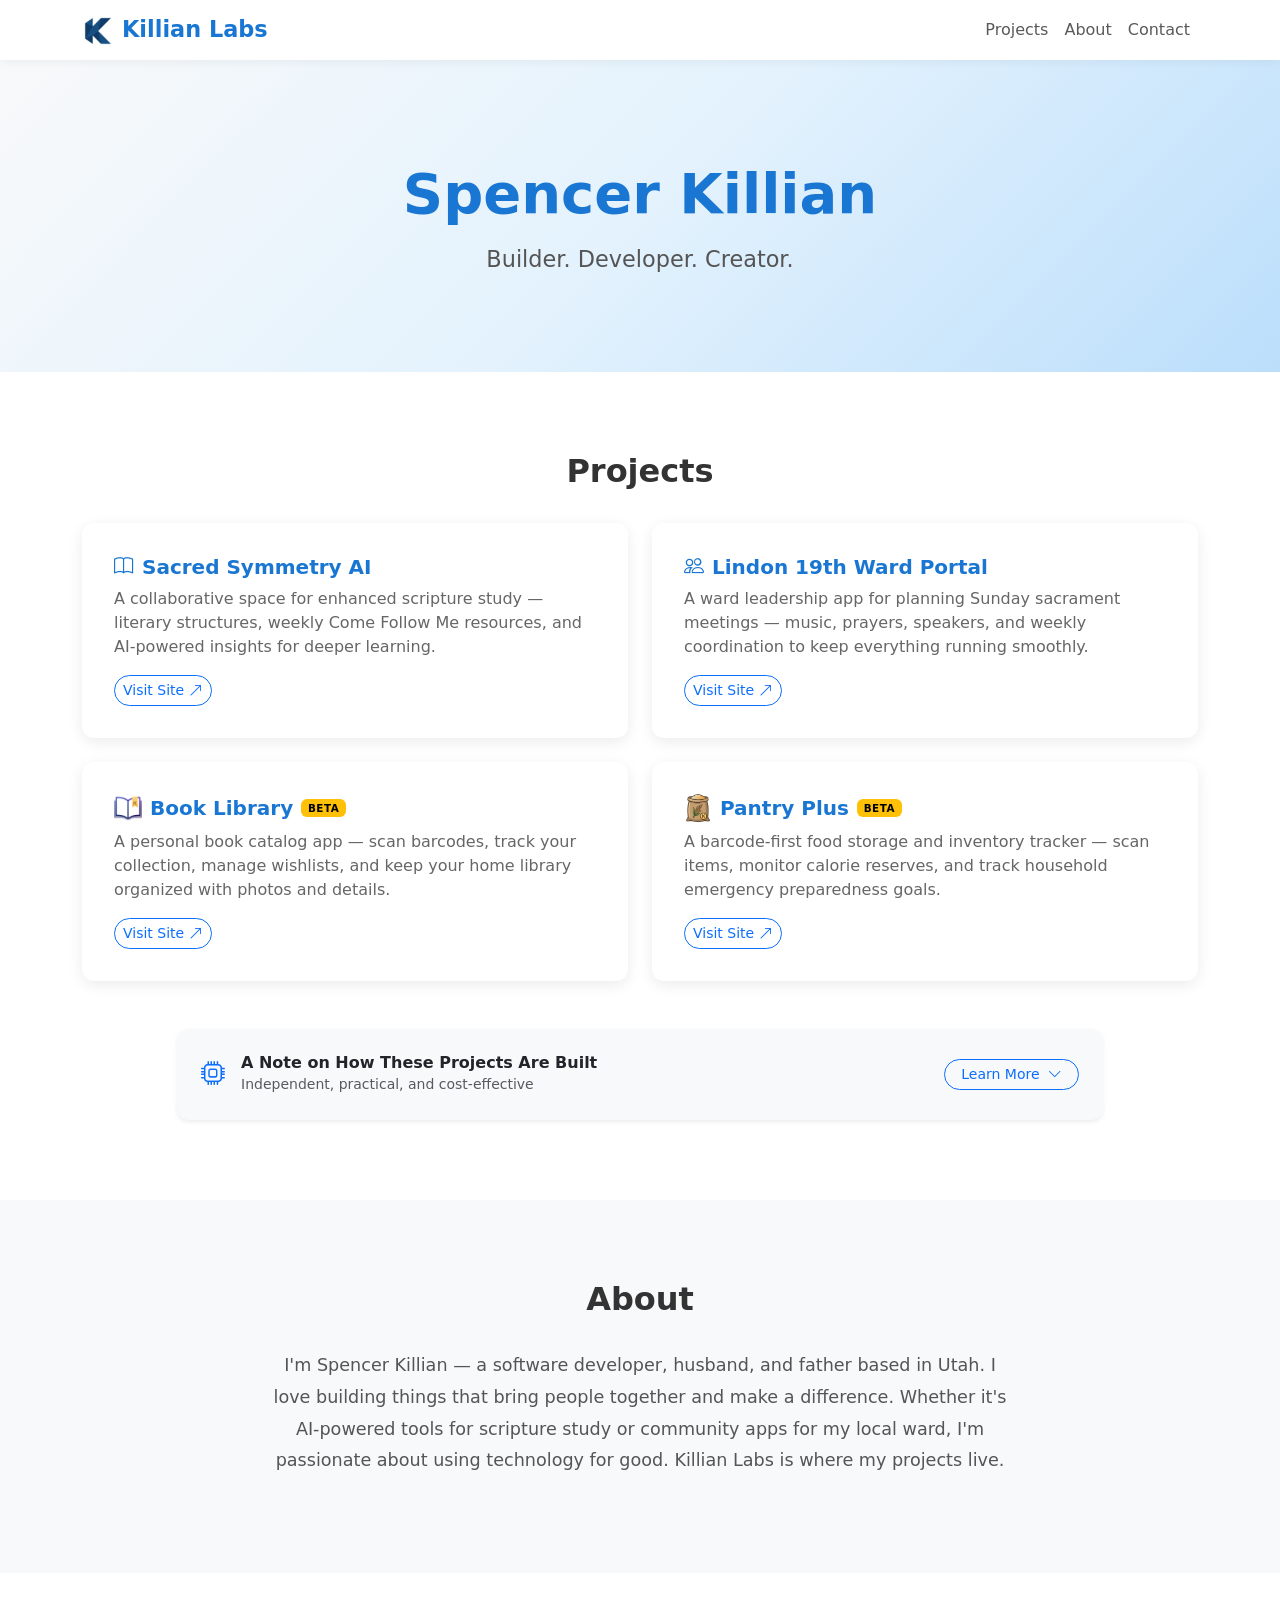
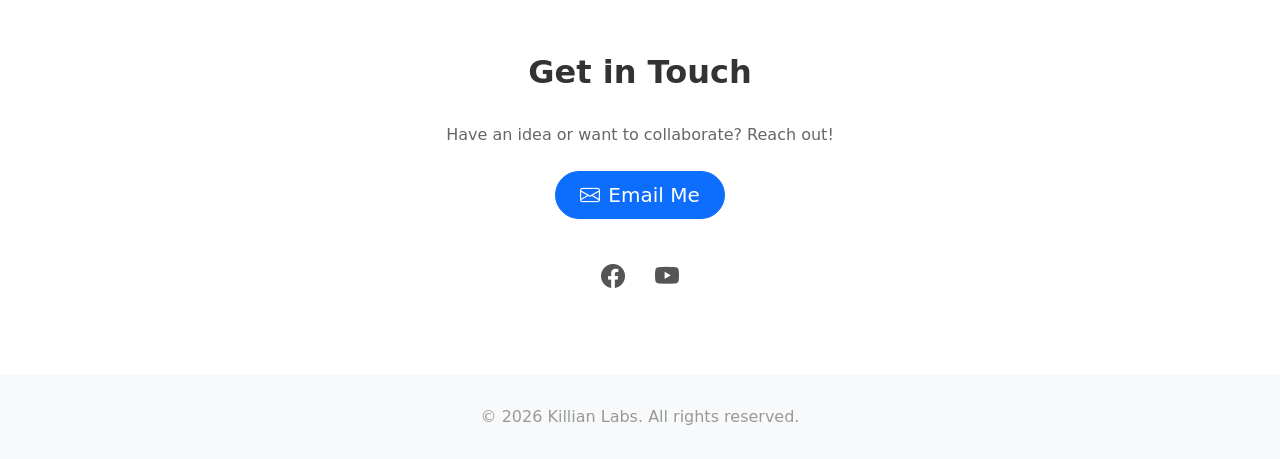
<file: index.html>
<!DOCTYPE html>
<html lang="en">
<head>
    <meta charset="UTF-8">
    <meta name="viewport" content="width=device-width, initial-scale=1.0">
    <title>Killian Labs</title>
    <link rel="icon" type="image/x-icon" href="favicon.ico">
    <link rel="icon" type="image/png" sizes="32x32" href="favicon-32.png">
    <link href="https://cdn.jsdelivr.net/npm/bootstrap@5.3.3/dist/css/bootstrap.min.css" rel="stylesheet">
    <link href="https://cdn.jsdelivr.net/npm/bootstrap-icons@1.11.3/font/bootstrap-icons.min.css" rel="stylesheet">
    <!-- Google tag (gtag.js) -->
    <script async src="https://www.googletagmanager.com/gtag/js?id=G-C01RZS41RL"></script>
    <script>
      window.dataLayer = window.dataLayer || [];
      function gtag(){dataLayer.push(arguments);}
      gtag('js', new Date());

      gtag('config', 'G-C01RZS41RL');
    </script>
    <style>
        body {
            font-family: 'Segoe UI', system-ui, -apple-system, sans-serif;
            color: #333;
        }
        .navbar {
            background: #fff;
            box-shadow: 0 2px 10px rgba(0,0,0,0.05);
        }
        .navbar-brand {
            font-weight: 700;
            font-size: 1.4rem;
            color: #1976d2;
        }
        .hero {
            padding: 100px 0 80px;
            background: linear-gradient(135deg, #f8f9fa 0%, #e3f2fd 50%, #bbdefb 100%);
            text-align: center;
        }
        .hero h1 {
            font-size: 3.5rem;
            font-weight: 700;
            color: #1976d2;
        }
        .hero p.lead {
            font-size: 1.4rem;
            color: #555;
            margin-top: 1rem;
        }
        .section {
            padding: 80px 0;
        }
        .section-title {
            font-size: 2rem;
            font-weight: 700;
            margin-bottom: 2rem;
            color: #333;
        }
        .project-card {
            border: none;
            border-radius: 12px;
            box-shadow: 0 4px 15px rgba(0,0,0,0.08);
            transition: transform 0.2s, box-shadow 0.2s;
            height: 100%;
        }
        .project-card:hover {
            transform: translateY(-4px);
            box-shadow: 0 8px 25px rgba(0,0,0,0.12);
        }
        .project-card .card-body {
            padding: 2rem;
        }
        .project-card .card-title {
            font-weight: 600;
            color: #1976d2;
        }
        .project-card .card-text {
            color: #666;
        }
        .project-card .btn {
            border-radius: 20px;
        }
        .about-section {
            background: #f8f9fa;
        }
        .contact-section {
            text-align: center;
        }
        .social-links a {
            font-size: 1.5rem;
            margin: 0 12px;
            color: #555;
            transition: color 0.2s;
        }
        .social-links a:hover {
            color: #1976d2;
        }
        [data-bs-toggle="collapse"] .bi-chevron-down {
            transition: transform 0.2s ease;
        }
        [data-bs-toggle="collapse"][aria-expanded="true"] .bi-chevron-down {
            transform: rotate(180deg);
        }
        footer {
            background: #f8f9fa;
            padding: 30px 0;
            text-align: center;
            color: #999;
        }
    </style>
</head>
<body>
    <!-- Navbar -->
    <nav class="navbar navbar-expand-lg sticky-top">
        <div class="container">
            <a class="navbar-brand" href="#"><img src="logo-48.png" alt="Killian Labs" height="32" class="me-2">Killian Labs</a>
            <button class="navbar-toggler" type="button" data-bs-toggle="collapse" data-bs-target="#navContent" aria-controls="navContent" aria-expanded="false" aria-label="Toggle navigation">
                <span class="navbar-toggler-icon"></span>
            </button>
            <div class="collapse navbar-collapse" id="navContent">
                <ul class="navbar-nav ms-auto">
                    <li class="nav-item"><a class="nav-link" href="#projects">Projects</a></li>
                    <li class="nav-item"><a class="nav-link" href="#about">About</a></li>
                    <li class="nav-item"><a class="nav-link" href="#contact">Contact</a></li>
                </ul>
            </div>
        </div>
    </nav>

    <!-- Hero -->
    <section class="hero">
        <div class="container">
            <h1>Spencer Killian</h1>
            <p class="lead">Builder. Developer. Creator.</p>
        </div>
    </section>

    <!-- Projects -->
    <section class="section" id="projects">
        <div class="container">
            <h2 class="section-title text-center">Projects</h2>
            <div class="row g-4">
                <div class="col-md-6">
                    <div class="card project-card">
                        <div class="card-body">
                            <h5 class="card-title"><i class="bi bi-book me-2"></i>Sacred Symmetry AI</h5>
                            <p class="card-text">A collaborative space for enhanced scripture study — literary structures, weekly Come Follow Me resources, and AI-powered insights for deeper learning.</p>
                            <a href="https://sacred-symmetry-ai.com" class="btn btn-outline-primary btn-sm" target="_blank">Visit Site <i class="bi bi-arrow-up-right"></i></a>
                        </div>
                    </div>
                </div>
                <div class="col-md-6">
                    <div class="card project-card">
                        <div class="card-body">
                            <h5 class="card-title"><i class="bi bi-people me-2"></i>Lindon 19th Ward Portal</h5>
                            <p class="card-text">A ward leadership app for planning Sunday sacrament meetings — music, prayers, speakers, and weekly coordination to keep everything running smoothly.</p>
                            <a href="https://lindon19.killianlabs.com" class="btn btn-outline-primary btn-sm" target="_blank">Visit Site <i class="bi bi-arrow-up-right"></i></a>
                        </div>
                    </div>
                </div>
                <div class="col-md-6">
                    <div class="card project-card">
                        <div class="card-body">
                            <h5 class="card-title d-flex align-items-center">
                                <img src="books-icon.png" alt="Book Library" width="28" height="28" class="me-2">
                                Book Library
                                <span class="badge text-bg-warning ms-2" style="font-size: 0.65rem; font-weight: 600; text-transform: uppercase; letter-spacing: 0.5px;">Beta</span>
                            </h5>
                            <p class="card-text">A personal book catalog app — scan barcodes, track your collection, manage wishlists, and keep your home library organized with photos and details.</p>
                            <a href="https://books.killianlabs.com" class="btn btn-outline-primary btn-sm" target="_blank">Visit Site <i class="bi bi-arrow-up-right"></i></a>
                        </div>
                    </div>
                </div>
                <div class="col-md-6">
                    <div class="card project-card">
                        <div class="card-body">
                            <h5 class="card-title d-flex align-items-center">
                                <img src="pantry-icon.png" alt="Pantry Plus" width="28" height="28" class="me-2">
                                Pantry Plus
                                <span class="badge text-bg-warning ms-2" style="font-size: 0.65rem; font-weight: 600; text-transform: uppercase; letter-spacing: 0.5px;">Beta</span>
                            </h5>
                            <p class="card-text">A barcode-first food storage and inventory tracker — scan items, monitor calorie reserves, and track household emergency preparedness goals.</p>
                            <a href="https://pantry.killianlabs.com" class="btn btn-outline-primary btn-sm" target="_blank">Visit Site <i class="bi bi-arrow-up-right"></i></a>
                        </div>
                    </div>
                </div>
            </div>

            <!-- How It Was Built / Architecture Note -->
            <div class="row justify-content-center mt-5">
                <div class="col-lg-10">
                    <div class="card border-0 shadow-sm" style="border-radius: 12px; background: #f8f9fa;">
                        <div class="card-body p-4">
                            <div class="d-flex justify-content-between align-items-center flex-wrap gap-2">
                                <div class="d-flex align-items-center">
                                    <i class="bi bi-cpu fs-4 text-primary me-3"></i>
                                    <div>
                                        <h6 class="fw-bold mb-0">A Note on How These Projects Are Built</h6>
                                        <small class="text-muted">Independent, practical, and cost-effective</small>
                                    </div>
                                </div>
                                <button class="btn btn-outline-primary btn-sm rounded-pill px-3" type="button" data-bs-toggle="collapse" data-bs-target="#architectureCollapse" aria-expanded="false" aria-controls="architectureCollapse">
                                    Learn More <i class="bi bi-chevron-down ms-1"></i>
                                </button>
                            </div>
                            <div class="collapse mt-3" id="architectureCollapse">
                                <hr class="my-3">
                                <p class="mb-0" style="font-size: 0.95rem; line-height: 1.6; color: #555;">
                                    These applications are personal projects built to be as practical and cost-effective as possible. Because they aren't backed by large-scale enterprise infrastructure, you may occasionally notice a brief delay in response times, but each is designed to be lightweight, reliable, and purpose-built.
                                </p>
                            </div>
                        </div>
                    </div>
                </div>
            </div>
        </div>
    </section>

    <!-- About -->
    <section class="section about-section" id="about">
        <div class="container">
            <h2 class="section-title text-center">About</h2>
            <div class="row justify-content-center">
                <div class="col-lg-8">
                    <p class="text-center" style="font-size: 1.1rem; line-height: 1.8; color: #555;">
                        I'm Spencer Killian — a software developer, husband, and father based in Utah. 
                        I love building things that bring people together and make a difference. 
                        Whether it's AI-powered tools for scripture study or community apps for my local ward, 
                        I'm passionate about using technology for good. Killian Labs is where my projects live.
                    </p>
                </div>
            </div>
        </div>
    </section>

    <!-- Contact -->
    <section class="section contact-section" id="contact">
        <div class="container">
            <h2 class="section-title">Get in Touch</h2>
            <p class="mb-4" style="color: #666;">Have an idea or want to collaborate? Reach out!</p>
            <a href="mailto:spencerok@gmail.com" class="btn btn-primary btn-lg rounded-pill px-4 mb-4">
                <i class="bi bi-envelope me-2"></i>Email Me
            </a>
            <div class="social-links mt-3">
                <a href="https://www.facebook.com/SacredSymmetryAI/" target="_blank" aria-label="Facebook"><i class="bi bi-facebook"></i></a>
                <a href="https://www.youtube.com/@sacred_symmetry" target="_blank" aria-label="YouTube"><i class="bi bi-youtube"></i></a>
            </div>
        </div>
    </section>

    <!-- Footer -->
    <footer>
        <div class="container">
            <p class="mb-0">&copy; 2026 Killian Labs. All rights reserved.</p>
        </div>
    </footer>

    <script src="https://cdn.jsdelivr.net/npm/bootstrap@5.3.3/dist/js/bootstrap.bundle.min.js"></script>
</body>
</html>
</file>
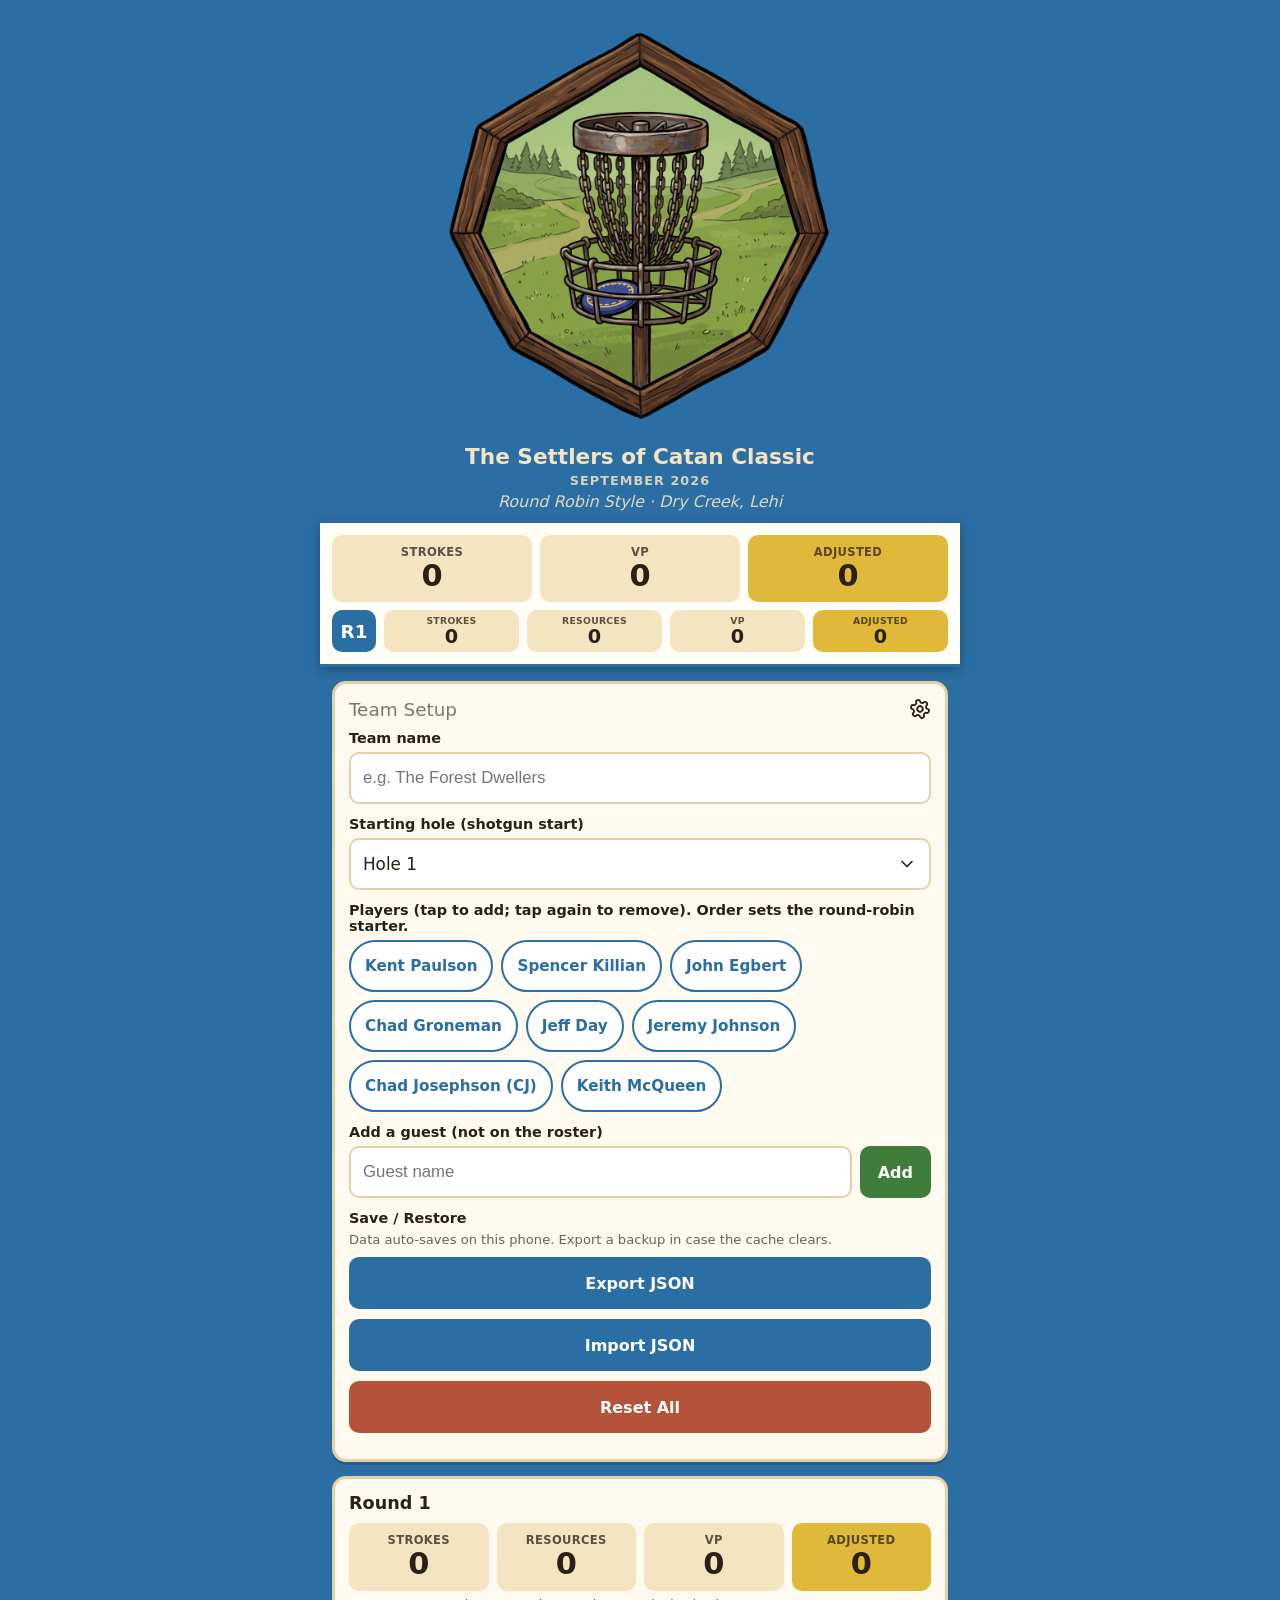
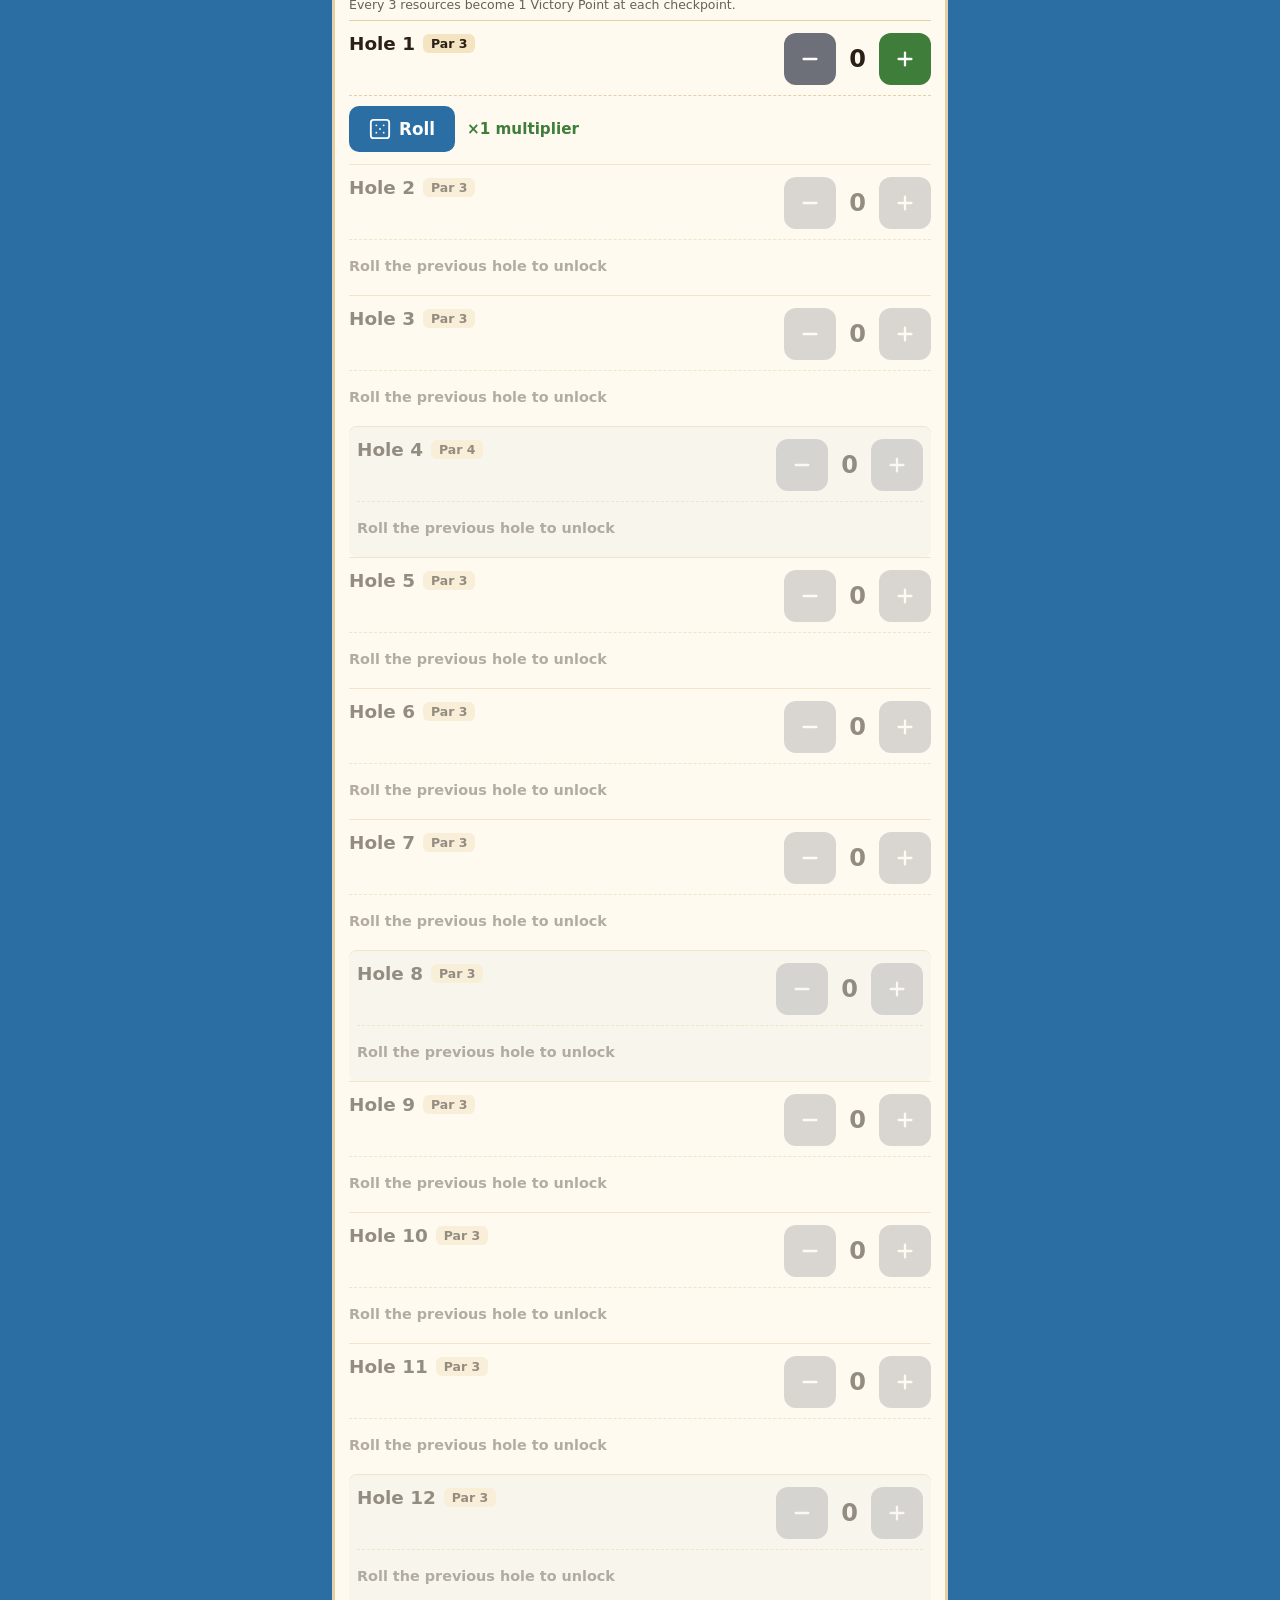
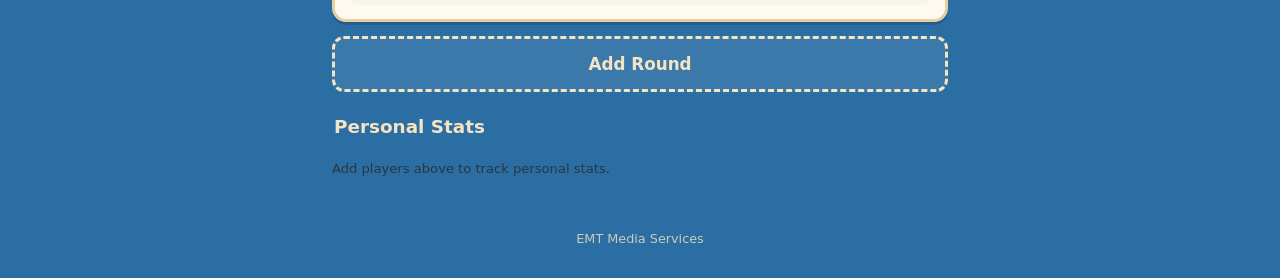
<file: catan-classic/index.html>
<!DOCTYPE html>
<html lang="en">
<head>
  <meta charset="UTF-8" />
  <meta name="viewport" content="width=device-width, initial-scale=1, viewport-fit=cover" />
  <meta name="theme-color" content="#c8862b" />
  <meta name="apple-mobile-web-app-capable" content="yes" />
  <meta name="mobile-web-app-capable" content="yes" />
  <title>The Settlers of Catan Classic — Scorecard</title>
  <link rel="icon" href="favicon.ico" sizes="any" />
  <link rel="icon" type="image/png" href="favicon-32.png" sizes="32x32" />
  <link rel="apple-touch-icon" href="apple-touch-icon.png" />
  <link rel="stylesheet" href="styles.css" />
  <!-- Google tag (gtag.js) -->
  <script async src="https://www.googletagmanager.com/gtag/js?id=G-C01RZS41RL"></script>
  <script>
    window.dataLayer = window.dataLayer || [];
    function gtag(){dataLayer.push(arguments);}
    gtag('js', new Date());

    gtag('config', 'G-C01RZS41RL');
  </script>
</head>
<body>
  <!-- Inline SVG icon sprite (Lucide, MIT license) -->
  <svg width="0" height="0" style="position:absolute" aria-hidden="true" focusable="false">
    <defs>
      <symbol id="i-settings" viewBox="0 0 24 24" fill="none" stroke="currentColor" stroke-width="2" stroke-linecap="round" stroke-linejoin="round">
        <path d="M12.22 2h-.44a2 2 0 0 0-2 2v.18a2 2 0 0 1-1 1.73l-.43.25a2 2 0 0 1-2 0l-.15-.08a2 2 0 0 0-2.73.73l-.22.38a2 2 0 0 0 .73 2.73l.15.1a2 2 0 0 1 1 1.72v.51a2 2 0 0 1-1 1.74l-.15.09a2 2 0 0 0-.73 2.73l.22.38a2 2 0 0 0 2.73.73l.15-.08a2 2 0 0 1 2 0l.43.25a2 2 0 0 1 1 1.73V20a2 2 0 0 0 2 2h.44a2 2 0 0 0 2-2v-.18a2 2 0 0 1 1-1.73l.43-.25a2 2 0 0 1 2 0l.15.08a2 2 0 0 0 2.73-.73l.22-.39a2 2 0 0 0-.73-2.73l-.15-.08a2 2 0 0 1-1-1.74v-.5a2 2 0 0 1 1-1.74l.15-.09a2 2 0 0 0 .73-2.73l-.22-.38a2 2 0 0 0-2.73-.73l-.15.08a2 2 0 0 1-2 0l-.43-.25a2 2 0 0 1-1-1.73V4a2 2 0 0 0-2-2z"/>
        <circle cx="12" cy="12" r="3"/>
      </symbol>
      <symbol id="i-dice" viewBox="0 0 24 24" fill="none" stroke="currentColor" stroke-width="2" stroke-linecap="round" stroke-linejoin="round">
        <rect x="2" y="2" width="20" height="20" rx="3"/>
        <path d="M16 8h.01M8 8h.01M8 16h.01M16 16h.01M12 12h.01"/>
      </symbol>
      <symbol id="i-flag" viewBox="0 0 24 24" fill="none" stroke="currentColor" stroke-width="2" stroke-linecap="round" stroke-linejoin="round">
        <path d="M4 15s1-1 4-1 5 2 8 2 4-1 4-1V3s-1 1-4 1-5-2-8-2-4 1-4 1z"/>
        <line x1="4" y1="22" x2="4" y2="15"/>
      </symbol>
      <symbol id="i-plus" viewBox="0 0 24 24" fill="none" stroke="currentColor" stroke-width="2.5" stroke-linecap="round" stroke-linejoin="round">
        <path d="M5 12h14M12 5v14"/>
      </symbol>
      <symbol id="i-minus" viewBox="0 0 24 24" fill="none" stroke="currentColor" stroke-width="2.5" stroke-linecap="round" stroke-linejoin="round">
        <path d="M5 12h14"/>
      </symbol>
      <symbol id="i-wood" viewBox="0 0 24 24" fill="none" stroke="currentColor" stroke-width="2" stroke-linecap="round" stroke-linejoin="round">
        <path d="M12 2 6 9h3l-4 6h4l-3 5h12l-3-5h4l-4-6h3z"/>
        <path d="M12 20v2"/>
      </symbol>
      <symbol id="i-brick" viewBox="0 0 24 24" fill="none" stroke="currentColor" stroke-width="2" stroke-linecap="round" stroke-linejoin="round">
        <rect x="3" y="4" width="18" height="16" rx="1"/>
        <path d="M3 9h18M3 15h18M9 4v5M15 9v6M9 15v5"/>
      </symbol>
      <symbol id="i-ore" viewBox="0 0 24 24" fill="none" stroke="currentColor" stroke-width="2" stroke-linecap="round" stroke-linejoin="round">
        <path d="m8 3 4 8 5-5 5 15H2z"/>
      </symbol>
      <symbol id="i-wheat" viewBox="0 0 24 24" fill="none" stroke="currentColor" stroke-width="2" stroke-linecap="round" stroke-linejoin="round">
        <path d="M12 22V8"/>
        <path d="M12 8c0-2 1.5-3.5 3.5-3.5C15.5 6.5 14 8 12 8Z"/>
        <path d="M12 8c0-2-1.5-3.5-3.5-3.5C8.5 6.5 10 8 12 8Z"/>
        <path d="M12 13c0-2 1.5-3.5 3.5-3.5C15.5 11.5 14 13 12 13Z"/>
        <path d="M12 13c0-2-1.5-3.5-3.5-3.5C8.5 11.5 10 13 12 13Z"/>
      </symbol>
      <symbol id="i-sheep" viewBox="0 0 24 24" fill="none" stroke="currentColor" stroke-width="1.8" stroke-linecap="round" stroke-linejoin="round">
        <!-- woolly body -->
        <path d="M8 9a3 3 0 0 0-1 5.8A3 3 0 0 0 9 17h6a3 3 0 0 0 2-2.2A3 3 0 0 0 16 9a3 3 0 0 0-5-2 3 3 0 0 0-3 2Z"/>
        <!-- head -->
        <path d="M17 10.5c1.2 0 2-.9 2-2s-.9-2-2-2c-.3 0-.6.1-.9.2"/>
        <!-- ears -->
        <path d="M19 7.2c.6-.4 1.3-.3 1.7.2M17.2 6.6c-.2-.6.1-1.3.7-1.6"/>
        <!-- legs -->
        <path d="M10 17v3M14 17v3"/>
      </symbol>
      <symbol id="i-basket" viewBox="0 0 24 24" fill="none" stroke="currentColor" stroke-width="1.8" stroke-linecap="round" stroke-linejoin="round">
        <!-- top rim -->
        <ellipse cx="12" cy="5" rx="7" ry="2"/>
        <!-- center pole -->
        <path d="M12 5v14"/>
        <!-- chains -->
        <path d="M7 5.5c1 2 1.5 4 5 5 3.5-1 4-3 5-5"/>
        <path d="M9.5 6c.5 1.5 1 3 2.5 3.5 1.5-.5 2-2 2.5-3.5"/>
        <!-- basket rim (top of catch) -->
        <ellipse cx="12" cy="13" rx="6" ry="1.8"/>
        <!-- basket body -->
        <path d="M6 13v3c0 1.1 2.7 2 6 2s6-.9 6-2v-3"/>
        <!-- base -->
        <path d="M9 20h6"/>
      </symbol>
    </defs>
  </svg>

  <header class="app-header">
    <img class="header-logo" src="logo.png" alt="The Settlers of Catan Classic logo — a disc golf basket" />
    <div class="header-text">
      <h1>The Settlers of Catan Classic</h1>
      <p class="header-date">September 2026</p>
      <p class="subtitle">Round Robin Style · Dry Creek, Lehi</p>
    </div>
  </header>

  <main id="app">
    <!-- Merged sticky panel: title header + grand totals + per-round -->
    <div id="sticky-panel">
      <div id="title-bar">
        <img src="logo.png" alt="" class="title-bar-logo" />
        <span class="title-bar-name">The Settlers of Catan Classic</span>
      </div>
      <div id="grand-bar">
        <div class="grand-grid">
          <div><span class="grand-label">Strokes</span><strong id="grand-strokes">0</strong></div>
          <div><span class="grand-label">VP</span><strong id="grand-vp">0</strong></div>
          <div class="grand-adj"><span class="grand-label">Adjusted</span><strong id="grand-adjusted">0</strong></div>
        </div>
        <div class="grand-rounds" id="grand-rounds"><!-- per-round strips filled by JS --></div>
      </div>
    </div>

    <!-- Team setup (collapsible) -->
    <details class="card" id="team-setup" open>
      <summary><span class="summary-team" id="summary-team">Team Setup</span><svg class="summary-gear" aria-hidden="true"><use href="#i-settings"></use></svg></summary>
      <label class="field">
        <span>Team name</span>
        <input type="text" id="team-name" placeholder="e.g. The Forest Dwellers" autocomplete="off" />
      </label>
      <label class="field">
        <span>Starting hole (shotgun start)</span>
        <select id="start-hole"><!-- filled by JS --></select>
      </label>
      <div class="field">
        <span>Players (tap to add; tap again to remove). Order sets the round-robin starter.</span>
        <div id="roster-picker" class="roster-picker"><!-- filled by JS --></div>
      </div>
      <div class="field">
        <span>Add a guest (not on the roster)</span>
        <div class="guest-add">
          <input type="text" id="guest-name" placeholder="Guest name" autocomplete="off" />
          <button type="button" id="btn-add-guest" class="btn-add-guest">Add</button>
        </div>
      </div>
      <div class="field">
        <span>Save / Restore</span>
        <p class="hint">Data auto-saves on this phone. Export a backup in case the cache clears.</p>
        <div class="data-buttons">
          <button class="btn-secondary" id="btn-export">Export JSON</button>
          <button class="btn-secondary" id="btn-import">Import JSON</button>
          <button class="btn-danger" id="btn-reset">Reset All</button>
        </div>
        <input type="file" id="import-file" accept="application/json,.json" hidden />
      </div>
    </details>

    <!-- Team scoring: rounds rendered here -->
    <section id="rounds"><!-- filled by JS --></section>
    <button class="btn-add-round" id="btn-add-round">Add Round</button>

    <!-- Personal stats -->
    <section class="section-head"><h2>Personal Stats</h2></section>
    <section id="players"><!-- filled by JS --></section>
  </main>

  <footer class="app-footer">
    <p>EMT Media Services</p>
  </footer>

  <script src="app.js"></script>
</body>
</html>
</file>
<file: catan-classic/styles.css>
/* The Settlers of Catan Classic — mobile-first scorecard
   Designed for phone use on the course: single column, large tap targets. */

:root {
  --sand: #f4e4c1;
  --sand-dark: #e6d0a3;
  --ocean: #2b6ea3;
  --wood: #3f7d3a;
  --brick: #b5533a;
  --ore: #6d7078;
  --sheep: #8fce5a;
  --wheat: #e0b93b;
  --robber: #2a2a2a;
  --ink: #2a2015;
  --card-bg: #fffaf0;
  --danger: #b5533a;
  --tap: 52px; /* minimum tap target */
}

* { box-sizing: border-box; }

html, body {
  margin: 0;
  padding: 0;
  background: var(--ocean);
  color: var(--ink);
  font-family: system-ui, -apple-system, "Segoe UI", Roboto, sans-serif;
  -webkit-text-size-adjust: 100%;
}

body {
  max-width: 640px;
  margin: 0 auto;
  padding: env(safe-area-inset-top) env(safe-area-inset-right) env(safe-area-inset-bottom) env(safe-area-inset-left);
}

.app-header {
  display: flex;
  flex-direction: column;
  align-items: center;
  gap: 8px;
  padding: 16px 12px 12px;
  color: var(--sand);
}
.header-logo {
  width: 100%;
  max-width: 420px;
  height: auto;
  flex-shrink: 0;
  display: block;
  margin: 0 auto;
}
.header-text { text-align: center; }
.app-header h1 { font-size: 1.35rem; margin: 0; line-height: 1.2; }
.app-header .subtitle { margin: 4px 0 0; font-style: italic; opacity: 0.9; }
.app-header .header-date {
  margin: 3px 0 0;
  font-size: 0.8rem;
  font-weight: 700;
  letter-spacing: 0.08em;
  text-transform: uppercase;
  opacity: 0.85;
}

main {
  padding: 8px 12px 24px;
  display: flex;
  flex-direction: column;
  gap: 14px;
}

.card {
  background: var(--card-bg);
  border: 3px solid var(--sand-dark);
  border-radius: 14px;
  padding: 14px;
  box-shadow: 0 3px 0 rgba(0,0,0,0.15);
}
.card h2 { margin: 0 0 10px; font-size: 1.1rem; }

.hint { font-size: 0.82rem; opacity: 0.7; margin: 0 0 10px; }

/* Form fields */
.field { display: block; margin-bottom: 12px; }
.field > span { display: block; font-weight: 600; margin-bottom: 6px; font-size: 0.9rem; }
.field input[type="text"] {
  width: 100%;
  min-height: var(--tap);
  font-size: 1.05rem;
  padding: 8px 12px;
  border: 2px solid var(--sand-dark);
  border-radius: 10px;
}
.field input[type="text"]:focus {
  outline: none;
  border-color: var(--ocean);
}
.field select {
  width: 100%;
  min-height: var(--tap);
  font-size: 1.05rem;
  font-family: inherit;
  color: var(--ink);
  padding: 8px 40px 8px 12px;
  border: 2px solid var(--sand-dark);
  border-radius: 10px;
  background-color: #fff;
  background-image: url("data:image/svg+xml,%3Csvg xmlns='http://www.w3.org/2000/svg' width='24' height='24' viewBox='0 0 24 24' fill='none' stroke='%232a2015' stroke-width='2' stroke-linecap='round' stroke-linejoin='round'%3E%3Cpath d='m6 9 6 6 6-6'/%3E%3C/svg%3E");
  background-repeat: no-repeat;
  background-position: right 12px center;
  background-size: 20px 20px;
  -webkit-appearance: none;
  -moz-appearance: none;
  appearance: none;
  cursor: pointer;
}
.field select:focus {
  outline: none;
  border-color: var(--ocean);
}

/* Roster picker chips */
.roster-picker { display: flex; flex-wrap: wrap; gap: 8px; }
.roster-chip {
  min-height: var(--tap);
  padding: 8px 14px;
  border: 2px solid var(--ocean);
  background: #fff;
  color: var(--ocean);
  border-radius: 999px;
  font-size: 0.95rem;
  font-weight: 600;
  cursor: pointer;
}
.roster-chip.selected {
  background: var(--ocean);
  color: #fff;
}

/* Counters */
.counter-row {
  display: flex;
  align-items: center;
  justify-content: space-between;
  gap: 10px;
  padding: 8px 0;
  border-bottom: 1px solid var(--sand-dark);
}
.counter-row:last-child { border-bottom: none; }
.counter-label { font-weight: 600; font-size: 0.98rem; }
.counter-controls { display: flex; align-items: center; gap: 10px; }
.counter-value { min-width: 2.2ch; text-align: center; font-size: 1.4rem; font-weight: 700; font-variant-numeric: tabular-nums; }

button {
  font-family: inherit;
  touch-action: manipulation;
  -webkit-tap-highlight-color: transparent;
}

.btn-plus, .btn-minus {
  width: var(--tap);
  height: var(--tap);
  border-radius: 12px;
  border: none;
  display: inline-flex;
  align-items: center;
  justify-content: center;
  color: #fff;
  cursor: pointer;
  line-height: 1;
}
.btn-plus { background: var(--wood); }
.btn-minus { background: var(--ore); }
.btn-plus:active, .btn-minus:active { transform: scale(0.94); }
.btn-ico { width: 22px; height: 22px; display: block; }

.counter-row.big .counter-value { font-size: 1.7rem; }

/* Adjusted score */
.adjusted {
  margin-top: 12px;
  padding: 12px;
  background: var(--wheat);
  border-radius: 10px;
  text-align: center;
}
.adjusted span { display: block; font-weight: 600; font-size: 0.85rem; }
.adjusted strong { display: block; font-size: 2.4rem; line-height: 1.1; font-variant-numeric: tabular-nums; }
.adjusted small { opacity: 0.75; }

/* Dice */
.round-tabs { display: flex; gap: 8px; margin-bottom: 12px; }
.round-tab {
  flex: 1;
  min-height: var(--tap);
  border: 2px solid var(--ocean);
  background: #fff;
  color: var(--ocean);
  border-radius: 10px;
  font-size: 1rem;
  font-weight: 700;
  cursor: pointer;
}
.round-tab.active { background: var(--ocean); color: #fff; }

.dice-display {
  display: flex;
  align-items: center;
  justify-content: center;
  gap: 14px;
  margin: 8px 0;
}
.die { font-size: 3rem; line-height: 1; }
.die.rolling { animation: shake 0.12s linear infinite; }
@keyframes shake {
  0% { transform: translateY(0) rotate(0); }
  25% { transform: translateY(-4px) rotate(-8deg); }
  75% { transform: translateY(4px) rotate(8deg); }
  100% { transform: translateY(0) rotate(0); }
}
.dice-total { font-size: 2rem; font-weight: 800; min-width: 2ch; text-align: center; }
.dice-outcome { text-align: center; font-weight: 700; min-height: 1.4em; margin: 6px 0 12px; }
.dice-outcome.good { color: var(--wood); }
.dice-outcome.robber { color: var(--brick); }
.dice-outcome.nothing { color: var(--ore); }

.btn-roll {
  width: 100%;
  min-height: 60px;
  border: none;
  border-radius: 12px;
  background: var(--brick);
  color: #fff;
  font-size: 1.2rem;
  font-weight: 800;
  cursor: pointer;
}
.btn-roll:disabled { background: var(--ore); opacity: 0.6; cursor: not-allowed; }
.btn-roll:active:not(:disabled) { transform: scale(0.98); }

/* Player cards */
#players { display: flex; flex-direction: column; gap: 14px; }
.player-card { border-color: var(--sand-dark); }
.counter-label { display: inline-flex; align-items: center; gap: 10px; }
.stat-text { display: flex; flex-direction: column; line-height: 1.15; }
.stat-name { font-weight: 700; }
.stat-desc { font-size: 0.78rem; opacity: 0.7; }
.stat-ico { width: 22px; height: 22px; flex-shrink: 0; }
.stat-wood .stat-ico { color: var(--wood); }
.stat-brick .stat-ico { color: var(--brick); }
.stat-ore .stat-ico { color: var(--ore); }
.stat-sheep .stat-ico { color: #6b6b6b; }
.stat-made .stat-ico { color: var(--wheat); }
.stat-missed .stat-ico { color: var(--robber); }
.player-card h3 { margin: 0 0 8px; font-size: 1.05rem; }
.stat-wood .btn-plus { background: var(--wood); }
.stat-brick .btn-plus { background: var(--brick); }
.stat-ore .btn-plus { background: var(--ore); }
.stat-sheep .btn-plus { background: var(--sheep); color: var(--ink); }
.stat-made .btn-plus { background: var(--wheat); color: var(--ink); }
.stat-missed .btn-plus { background: var(--robber); }

/* Data buttons */
.data-buttons { display: flex; flex-direction: column; gap: 10px; }
.btn-secondary, .btn-danger {
  min-height: var(--tap);
  border-radius: 10px;
  border: none;
  font-size: 1rem;
  font-weight: 700;
  cursor: pointer;
  color: #fff;
}
.btn-secondary { background: var(--ocean); }
.btn-danger { background: var(--danger); }
.btn-secondary:active, .btn-danger:active { transform: scale(0.98); }

.app-footer {
  text-align: center;
  color: var(--sand);
  opacity: 0.8;
  font-size: 0.8rem;
  padding: 8px 12px 20px;
}

/* ---------- v2: per-hole / per-round team scoring ---------- */

/* Section heading (Personal Stats) */
.section-head { padding: 4px 2px; }
.section-head h2 { color: var(--sand); margin: 6px 0; font-size: 1.15rem; }
.section-head small { font-weight: 400; opacity: 0.85; }

/* Collapsible Team Setup */
details#team-setup > summary {
  list-style: none;
  cursor: pointer;
  display: flex;
  align-items: center;
  gap: 8px;
  font-size: 1.15rem;
  font-weight: 700;
}
details#team-setup > summary::-webkit-details-marker { display: none; }
.summary-team {
  overflow: hidden;
  text-overflow: ellipsis;
  white-space: nowrap;
  min-width: 0;
}
.summary-team.placeholder { font-weight: 500; opacity: 0.6; }
.summary-gear {
  margin-left: auto;
  flex-shrink: 0;
  width: 22px;
  height: 22px;
  opacity: 0.7;
  transition: transform 0.15s ease, opacity 0.15s ease;
}
details#team-setup[open] > summary .summary-gear { transform: rotate(45deg); opacity: 1; }
details#team-setup[open] > summary { margin-bottom: 10px; }

/* Add guest */
.guest-add { display: flex; gap: 8px; }
.guest-add input {
  flex: 1;
  min-width: 0;
  min-height: var(--tap);
  font-size: 1.05rem;
  padding: 8px 12px;
  border: 2px solid var(--sand-dark);
  border-radius: 10px;
}
.btn-add-guest {
  flex-shrink: 0;
  min-height: var(--tap);
  padding: 0 18px;
  border: none;
  border-radius: 10px;
  background: var(--wood);
  color: #fff;
  font-size: 1rem;
  font-weight: 700;
  cursor: pointer;
}
.btn-add-guest:active { transform: scale(0.97); }
.roster-chip.guest-chip { border-style: dashed; }

/* Merged sticky panel: title header + grand totals */
#sticky-panel {
  position: sticky;
  top: 0;
  z-index: 30;
  margin: -8px -12px 0;
  border-radius: 0;
  overflow: hidden;
  box-shadow: 0 3px 10px rgba(0,0,0,0.28);
  border-bottom: 3px solid var(--ocean);
  background: var(--ocean);
}
#title-bar {
  display: flex;
  align-items: center;
  justify-content: center;
  gap: 8px;
  height: 0;
  overflow: hidden;
  padding: 0 12px;
  background: var(--ocean);
  color: var(--sand);
  opacity: 0;
  transition: height 0.18s ease, opacity 0.18s ease;
}
#sticky-panel.show-title #title-bar {
  height: 46px;
  opacity: 1;
}
.title-bar-logo { height: 32px; width: auto; flex-shrink: 0; }
.title-bar-name {
  font-weight: 800;
  font-size: 1rem;
  white-space: nowrap;
  overflow: hidden;
  text-overflow: ellipsis;
}

#grand-bar {
  background: #fffdf6;
  padding: 12px;
  transition: padding 0.15s ease;
}
.grand-grid {
  display: flex;
  gap: 8px;
  text-align: center;
}
.grand-grid > div {
  flex: 1;
  background: var(--sand);
  border-radius: 10px;
  padding: 10px 6px;
  transition: padding 0.15s ease;
}
.grand-grid .grand-adj { background: var(--wheat); }
.grand-label { display: block; font-size: 0.72rem; font-weight: 700; text-transform: uppercase; letter-spacing: 0.03em; opacity: 0.75; white-space: nowrap; }
.grand-grid strong { display: block; font-size: 1.9rem; line-height: 1.1; font-variant-numeric: tabular-nums; transition: font-size 0.15s ease; }

/* Per-round mini stat strips */
.grand-rounds { display: flex; flex-direction: column; gap: 8px; margin-top: 8px; }
.round-mini { display: flex; align-items: stretch; gap: 8px; }
.round-mini-label {
  flex-shrink: 0;
  display: flex;
  align-items: center;
  justify-content: center;
  min-width: 44px;
  background: var(--ocean);
  color: #fff;
  border-radius: 10px;
  font-weight: 800;
  font-size: 1.15rem;
}
.round-mini .grand-grid { flex: 1; }
.round-mini .grand-grid > div { padding: 5px 4px; }
.round-mini .grand-grid strong { font-size: 1.2rem; }
.round-mini .grand-label { font-size: 0.58rem; }

/* Compact state (after scrolling) */
#sticky-panel.compact #grand-bar { padding: 8px 10px; }
#sticky-panel.compact .grand-grid > div { padding: 4px 4px; }
#sticky-panel.compact > #grand-bar .grand-grid strong { font-size: 1.15rem; }
#sticky-panel.compact .grand-label { font-size: 0.6rem; }
#sticky-panel.compact .grand-rounds { margin-top: 6px; gap: 5px; }
#sticky-panel.compact .round-mini .grand-grid strong { font-size: 1rem; }
#sticky-panel.compact .round-mini .grand-label { font-size: 0.52rem; }
#sticky-panel.compact .round-mini-label { font-size: 1rem; min-width: 38px; }

/* Round card */
#rounds { display: flex; flex-direction: column; gap: 14px; }
.round-card { border-color: var(--sand-dark); }
.round-head { display: flex; align-items: center; justify-content: space-between; }
.round-head h2 { margin: 0; }
.btn-remove-round {
  min-height: 40px;
  padding: 4px 12px;
  border: 2px solid var(--danger);
  background: #fff;
  color: var(--danger);
  border-radius: 8px;
  font-weight: 700;
  cursor: pointer;
}
.round-summary { margin: 10px 0 6px; }
.res-line { font-size: 0.78rem; opacity: 0.7; margin: 0 0 8px; }

/* Hole row: golf zone on top, Catan zone below a divider */
.hole-row {
  padding: 12px 0;
  border-top: 1px solid var(--sand-dark);
}
.hole-row.checkpoint { background: rgba(43,110,163,0.06); border-radius: 8px; padding: 12px 8px; }
.hole-row.locked { opacity: 0.5; }
.hole-row.locked .btn-plus,
.hole-row.locked .btn-minus { background: var(--ore); opacity: 0.5; cursor: not-allowed; }
.locked-hint { font-size: 0.9rem; font-weight: 700; opacity: 0.7; }

/* Golf zone: meta (left) + score stepper (right) */
.hole-golf { display: flex; align-items: flex-start; justify-content: space-between; gap: 10px; }
.hole-meta { display: flex; flex-direction: column; gap: 4px; min-width: 0; }
.hole-title { display: flex; align-items: center; gap: 8px; }
.hole-num { font-weight: 800; font-size: 1.15rem; }
.hole-par {
  font-size: 0.78rem;
  background: var(--sand);
  border-radius: 6px;
  padding: 2px 8px;
  font-weight: 600;
}
.hole-starter { font-size: 0.9rem; font-weight: 700; opacity: 0.9; }

.hole-strokes { display: flex; align-items: center; gap: 8px; flex-shrink: 0; }
.hole-strokes .counter-value { font-size: 1.5rem; min-width: 1.6ch; text-align: center; font-weight: 800; font-variant-numeric: tabular-nums; }

/* Catan zone */
.hole-catan {
  display: flex;
  align-items: center;
  gap: 12px;
  margin-top: 10px;
  padding-top: 10px;
  border-top: 1px dashed var(--sand-dark);
  min-height: 44px;
}
.btn-roll-hole {
  min-height: 46px;
  padding: 0 20px;
  border: none;
  border-radius: 10px;
  background: var(--ocean);
  color: #fff;
  font-size: 1.05rem;
  font-weight: 800;
  cursor: pointer;
  display: inline-flex;
  align-items: center;
  gap: 8px;
}
.btn-roll-hole:active { transform: scale(0.97); }
.btn-roll-hole .btn-ico { width: 22px; height: 22px; }
.mult-tag {
  font-size: 0.95rem;
  font-weight: 800;
  color: var(--wood);
}
.dice-faces { font-size: 2.4rem; line-height: 1; letter-spacing: 2px; }
.dice-res { font-weight: 800; font-size: 1.1rem; }
.dice-res.good { color: var(--wood); }
.dice-res.robber { color: var(--brick); }

.cp-banner {
  background: var(--wheat);
  color: var(--ink);
  border-radius: 8px;
  padding: 8px 10px;
  margin-top: 8px;
  display: flex;
  flex-direction: column;
  gap: 2px;
  text-align: center;
}
.cp-banner .cp-title {
  font-size: 0.9rem;
  font-weight: 800;
  letter-spacing: 0.08em;
}
.cp-banner .cp-row { font-size: 0.82rem; font-weight: 600; }

/* Add round */
.btn-add-round {
  width: 100%;
  min-height: 56px;
  border: 3px dashed var(--sand);
  background: rgba(255,255,255,0.08);
  color: var(--sand);
  border-radius: 12px;
  font-size: 1.05rem;
  font-weight: 800;
  cursor: pointer;
}
.btn-add-round:active { transform: scale(0.99); }
</file>
